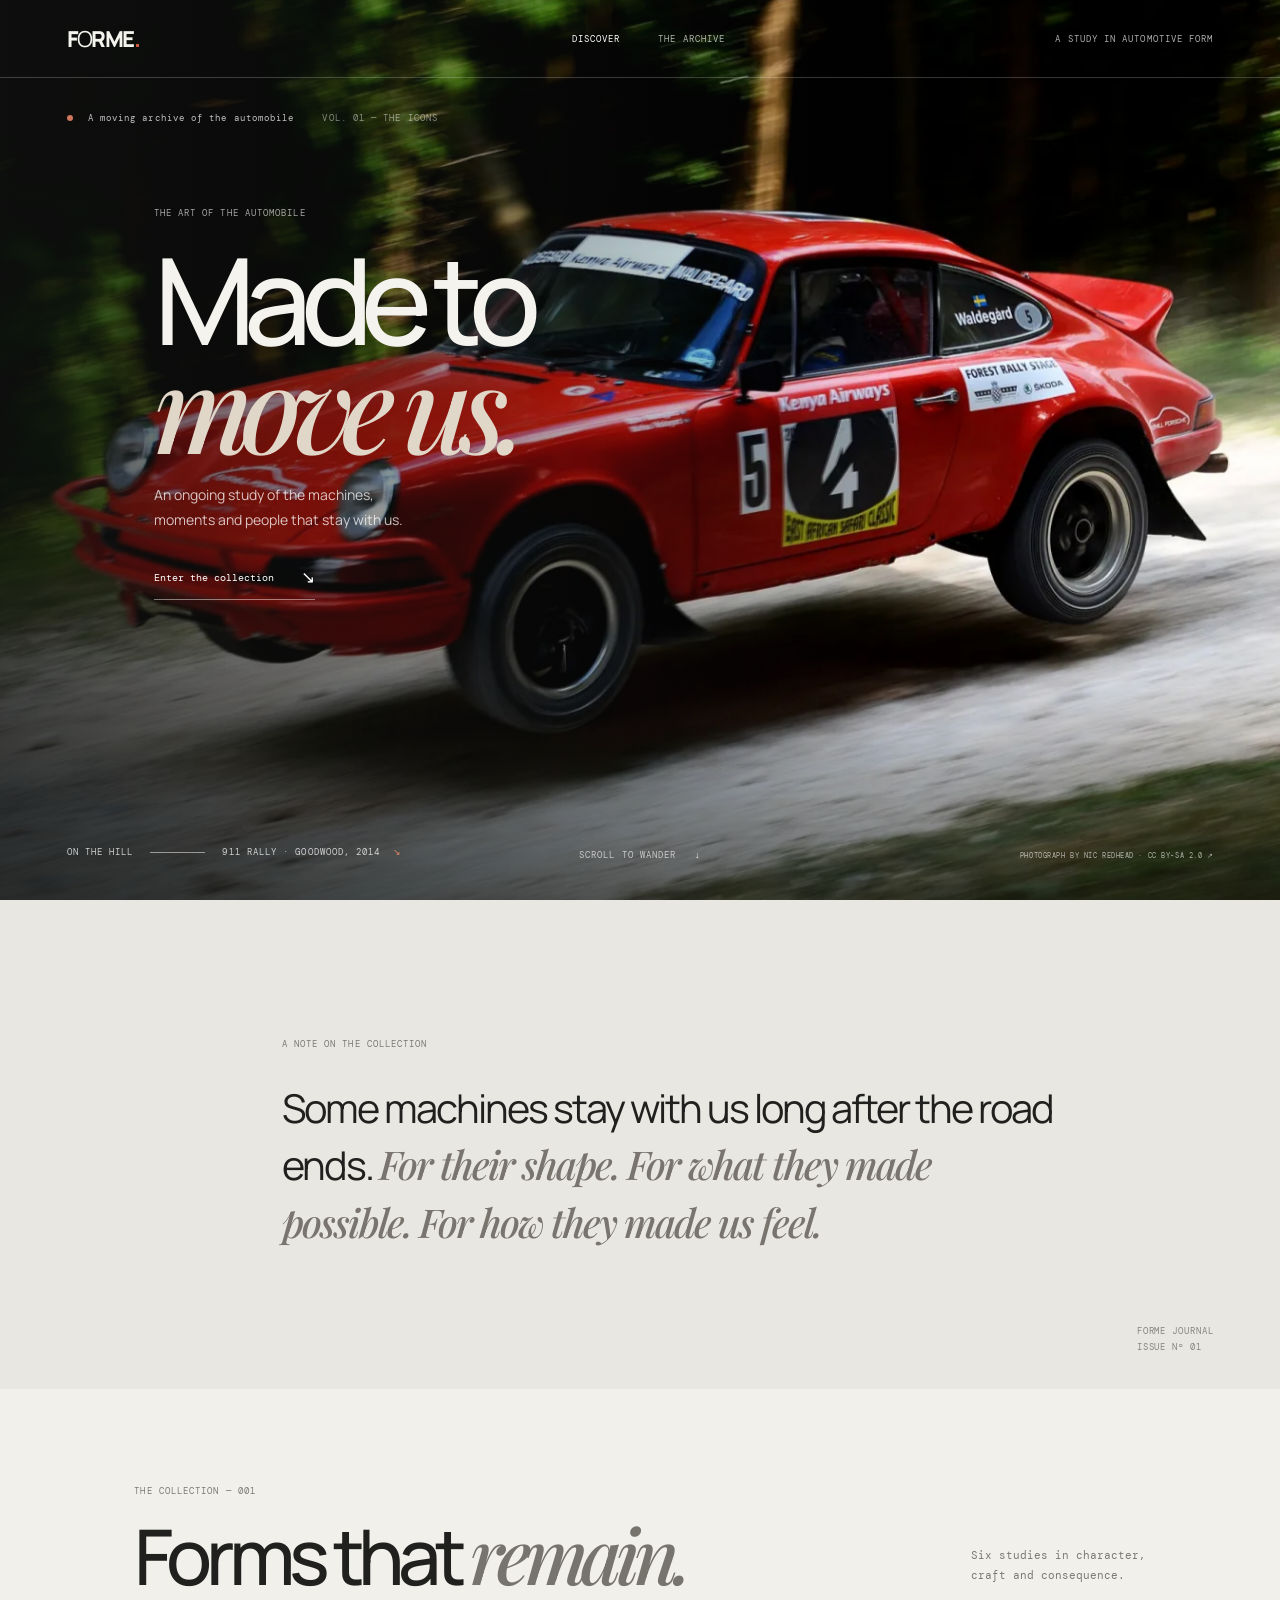
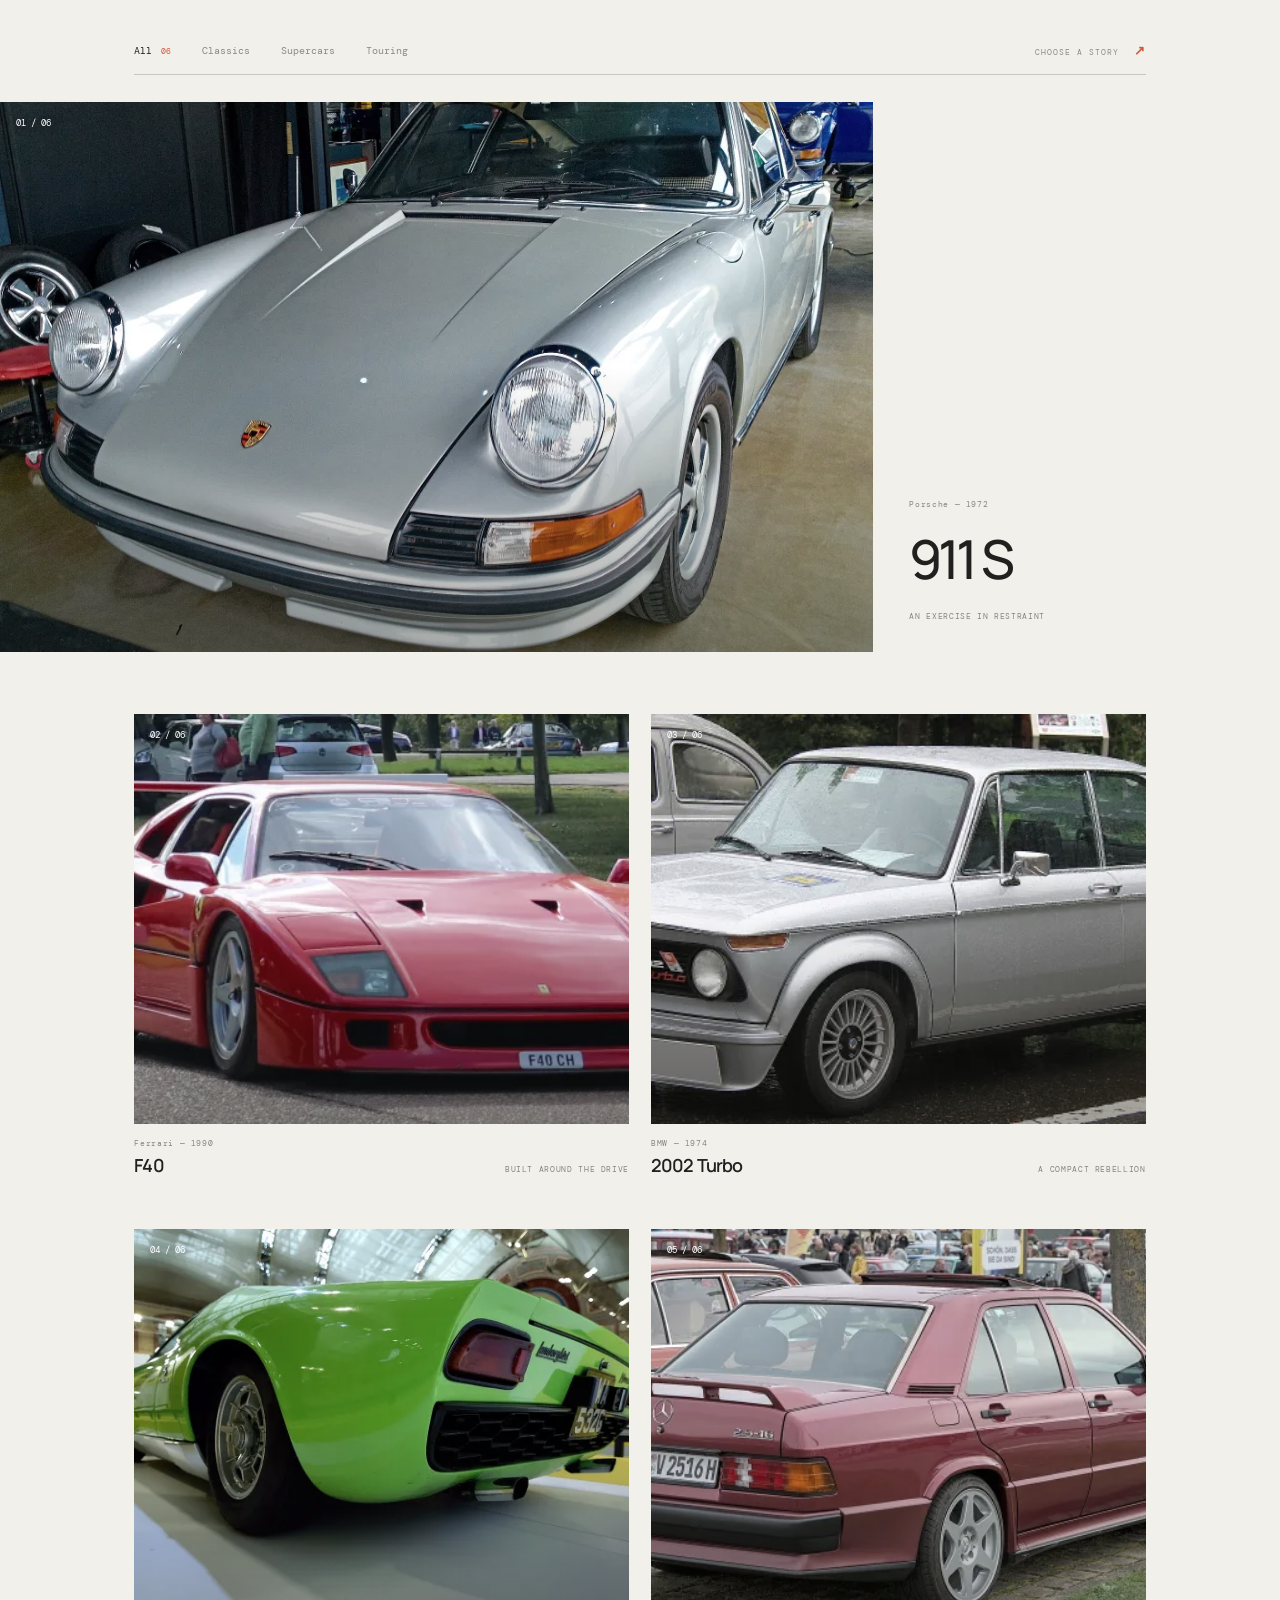
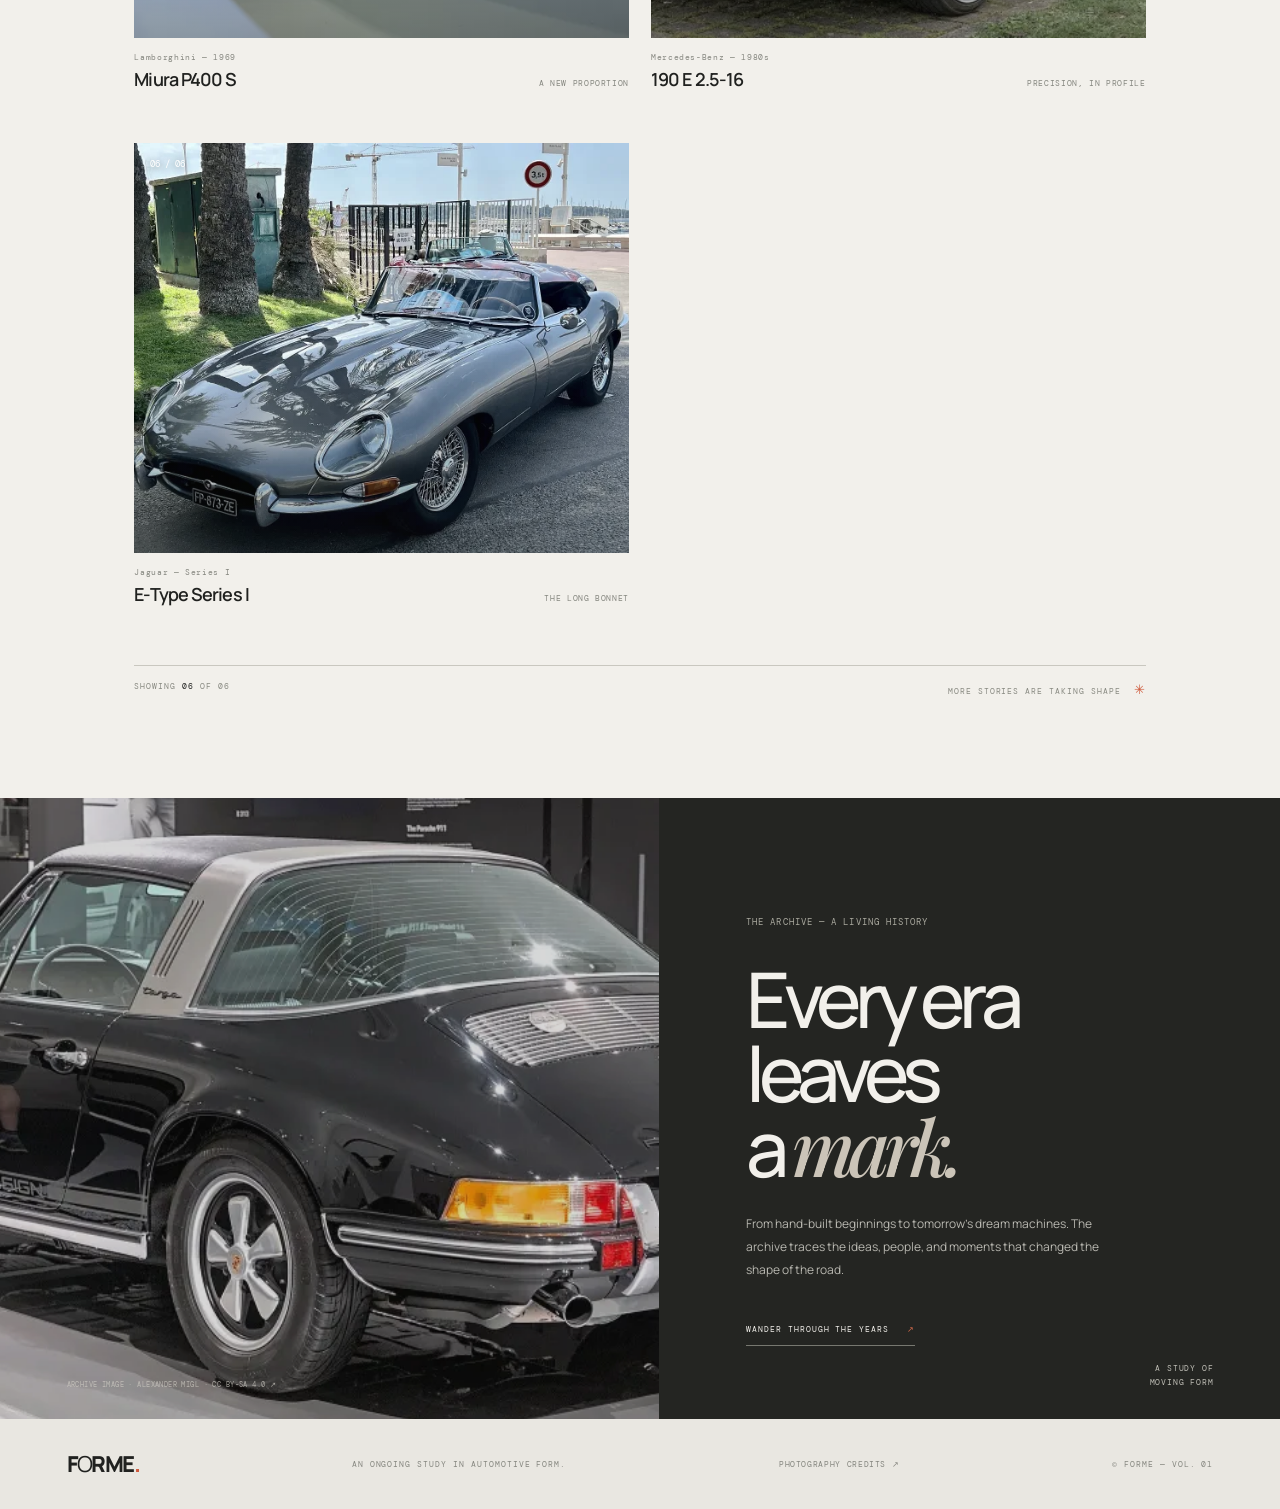
<file: index.html>
<!doctype html>
<html lang="en">
<head>
  <meta charset="UTF-8" />
  <meta name="viewport" content="width=device-width, initial-scale=1" />
  <meta name="theme-color" content="#1c201c" />
  <meta name="description" content="A moving archive of the cars that move us." />
  <title>FORME — The art of the automobile</title>
  <link rel="preload" as="image" href="./public/assets/photography/porsche-911-rally-1440.webp" imagesrcset="./public/assets/photography/porsche-911-rally-640.webp 640w, ./public/assets/photography/porsche-911-rally-960.webp 960w, ./public/assets/photography/porsche-911-rally-1440.webp 1440w" imagesizes="100vw" type="image/webp" fetchpriority="high" />
  <link rel="preconnect" href="https://fonts.googleapis.com" />
  <link rel="preconnect" href="https://fonts.gstatic.com" crossorigin />
  <link href="https://fonts.googleapis.com/css2?family=DM+Mono:wght@400;500&family=Manrope:wght@400;500;600;700;800&family=Playfair+Display:ital,wght@0,500;0,600;1,500;1,600&display=swap" rel="stylesheet" />
  <link rel="stylesheet" href="./src/styles.css" />
</head>
<body>
  <header class="topbar">
    <a class="wordmark" href="#home" aria-label="Forme home">F<span>O</span>RME<span class="wordmark-dot">.</span></a>
    <nav class="main-nav" aria-label="Main navigation">
      <a class="active" href="#discover">Discover</a><a href="#archive">The archive</a>
    </nav>
    <a class="edition-mark" href="#about">A STUDY IN AUTOMOTIVE FORM</a>
  </header>

  <main id="home">
    <section class="hero" aria-labelledby="hero-title">
      <picture class="hero-picture"><source type="image/webp" srcset="./public/assets/photography/porsche-911-rally-640.webp 640w, ./public/assets/photography/porsche-911-rally-960.webp 960w, ./public/assets/photography/porsche-911-rally-1440.webp 1440w" sizes="100vw"/><img class="hero-photo" src="./public/assets/photography/porsche-911-rally.jpg" width="1920" height="1293" alt="A red Porsche 911 rally car moving through a wooded stage" fetchpriority="high" /></picture>
      <div class="hero-shade"></div>
      <div class="hero-kicker"><span class="live-dot"></span> A moving archive of the automobile <span class="kicker-year">VOL. 01 — THE ICONS</span></div>
      <div class="hero-copy">
        <p class="eyebrow">THE ART OF THE AUTOMOBILE</p>
        <h1 id="hero-title">Made to<br /><em>move us.</em></h1>
        <p class="hero-deck">An ongoing study of the machines,<br />moments and people that stay with us.</p>
        <a class="round-link" href="#discover"><span>Enter the collection</span><b>↘</b></a>
      </div>
      <a class="hero-caption" href="#discover"><span>ON THE HILL</span><i></i><span>911 RALLY · GOODWOOD, 2014 <b>↘</b></span></a>
      <a class="hero-credit" href="https://commons.wikimedia.org/wiki/File:Porsche_911_Rallycar_(14574074995).jpg" target="_blank" rel="noreferrer">PHOTOGRAPH BY NIC REDHEAD · CC BY-SA 2.0 ↗</a>
      <div class="hero-scroll">SCROLL TO WANDER <span>↓</span></div>
    </section>

    <section class="intro" id="about">
      <span class="section-label">A NOTE ON THE COLLECTION</span>
      <p>Some machines stay with us long after the road ends. <em>For their shape. For what they made possible. For how they made us feel.</em></p>
      <span class="intro-aside">FORME JOURNAL<br />ISSUE Nº 01</span>
    </section>

    <section class="collection" id="discover">
      <div class="collection-head">
        <div><span class="section-label">THE COLLECTION — 001</span><h2>Forms that <em>remain.</em></h2></div>
        <p>Six studies in character,<br />craft and consequence.</p>
      </div>
      <div class="filters" role="group" aria-label="Filter collection">
        <button class="filter active" data-filter="All">All <span>06</span></button>
        <button class="filter" data-filter="Classic">Classics</button>
        <button class="filter" data-filter="Supercar">Supercars</button>
        <button class="filter" data-filter="Touring">Touring</button>
        <span class="filter-note">CHOOSE A STORY <b>↗</b></span>
      </div>
      <div class="car-grid" id="car-grid"></div>
      <div class="collection-footer"><span>SHOWING <b id="count">06</b> OF 06</span><span>MORE STORIES ARE TAKING SHAPE <b>✳</b></span></div>
    </section>

    <section class="archive-tease" id="archive">
      <picture class="archive-picture"><source type="image/webp" srcset="./public/assets/photography/porsche-911-s-targa-640.webp 640w, ./public/assets/photography/porsche-911-s-targa-960.webp 960w, ./public/assets/photography/porsche-911-s-targa-1440.webp 1440w" sizes="(max-width:760px) 100vw, 52vw"/><img class="archive-image" src="./public/assets/photography/porsche-911-s-targa.jpg" width="1920" height="951" alt="1972 Porsche 911 S 2.4 Targa in the Porsche museum" loading="lazy"/></picture><div class="archive-content"><span class="section-label">THE ARCHIVE — A LIVING HISTORY</span><h2>Every era leaves<br />a <em>mark.</em></h2><p>From hand-built beginnings to tomorrow's dream machines. The archive traces the ideas, people, and moments that changed the shape of the road.</p><a href="#discover" class="text-link">WANDER THROUGH THE YEARS <span>↗</span></a></div>
      <span class="archive-index">A STUDY OF<br />MOVING FORM</span>
      <a class="archive-credit" href="https://commons.wikimedia.org/wiki/File:Porsche_911_S_2.4_Targa_(1972,_Porsche_Classic)_1X7A0346.jpg" target="_blank" rel="noreferrer">ARCHIVE IMAGE · ALEXANDER MIGL · CC BY-SA 4.0 ↗</a>
    </section>
  </main>
  <footer><a class="wordmark" href="#home">F<span>O</span>RME<span class="wordmark-dot">.</span></a><span>AN ONGOING STUDY IN AUTOMOTIVE FORM.</span><a class="credits-link" href="./photography-credits.html">PHOTOGRAPHY CREDITS ↗</a><span>© FORME — VOL. 01</span></footer>

  <section class="story-view" id="story-view" aria-label="Vehicle story" aria-hidden="true" inert>
    <div class="story-hero"><picture class="story-picture"><source class="story-image-source" type="image/webp"/><img class="story-image" alt="" width="1920" height="1280"/></picture><a class="story-back" href="#discover"><span>←</span> BACK TO THE COLLECTION</a><span class="story-count"></span><div class="story-title"><span class="section-label"></span><h2></h2></div><a class="story-credit" target="_blank" rel="noreferrer"><span></span><b></b> ↗</a></div>
    <div class="story-body"><div class="story-index"><span class="section-label">THE FORME JOURNAL</span><span class="story-number"></span></div><article class="story-text"><p class="story-chapter"></p><p class="story-lead"></p><p class="story-detail"></p><figure class="story-detail-photo" hidden><picture><source type="image/webp"/><img alt="" width="1920" height="1280" loading="lazy"/></picture><figcaption></figcaption></figure><blockquote class="story-pullquote"></blockquote><div class="story-meta"></div></article></div>
    <div class="story-navigation"><button class="story-prev" type="button"><span>←</span><small>PREVIOUS FORM</small><span class="story-nav-image"><img alt="" width="640" height="420" loading="lazy"/></span><b></b></button><span class="story-nav-center">CONTINUE WANDERING</span><button class="story-next" type="button"><small>NEXT FORM</small><span class="story-nav-image"><img alt="" width="640" height="420" loading="lazy"/></span><b></b><span>→</span></button></div>
  </section>
  <script src="./src/app.js"></script>
</body>
</html>
</file>
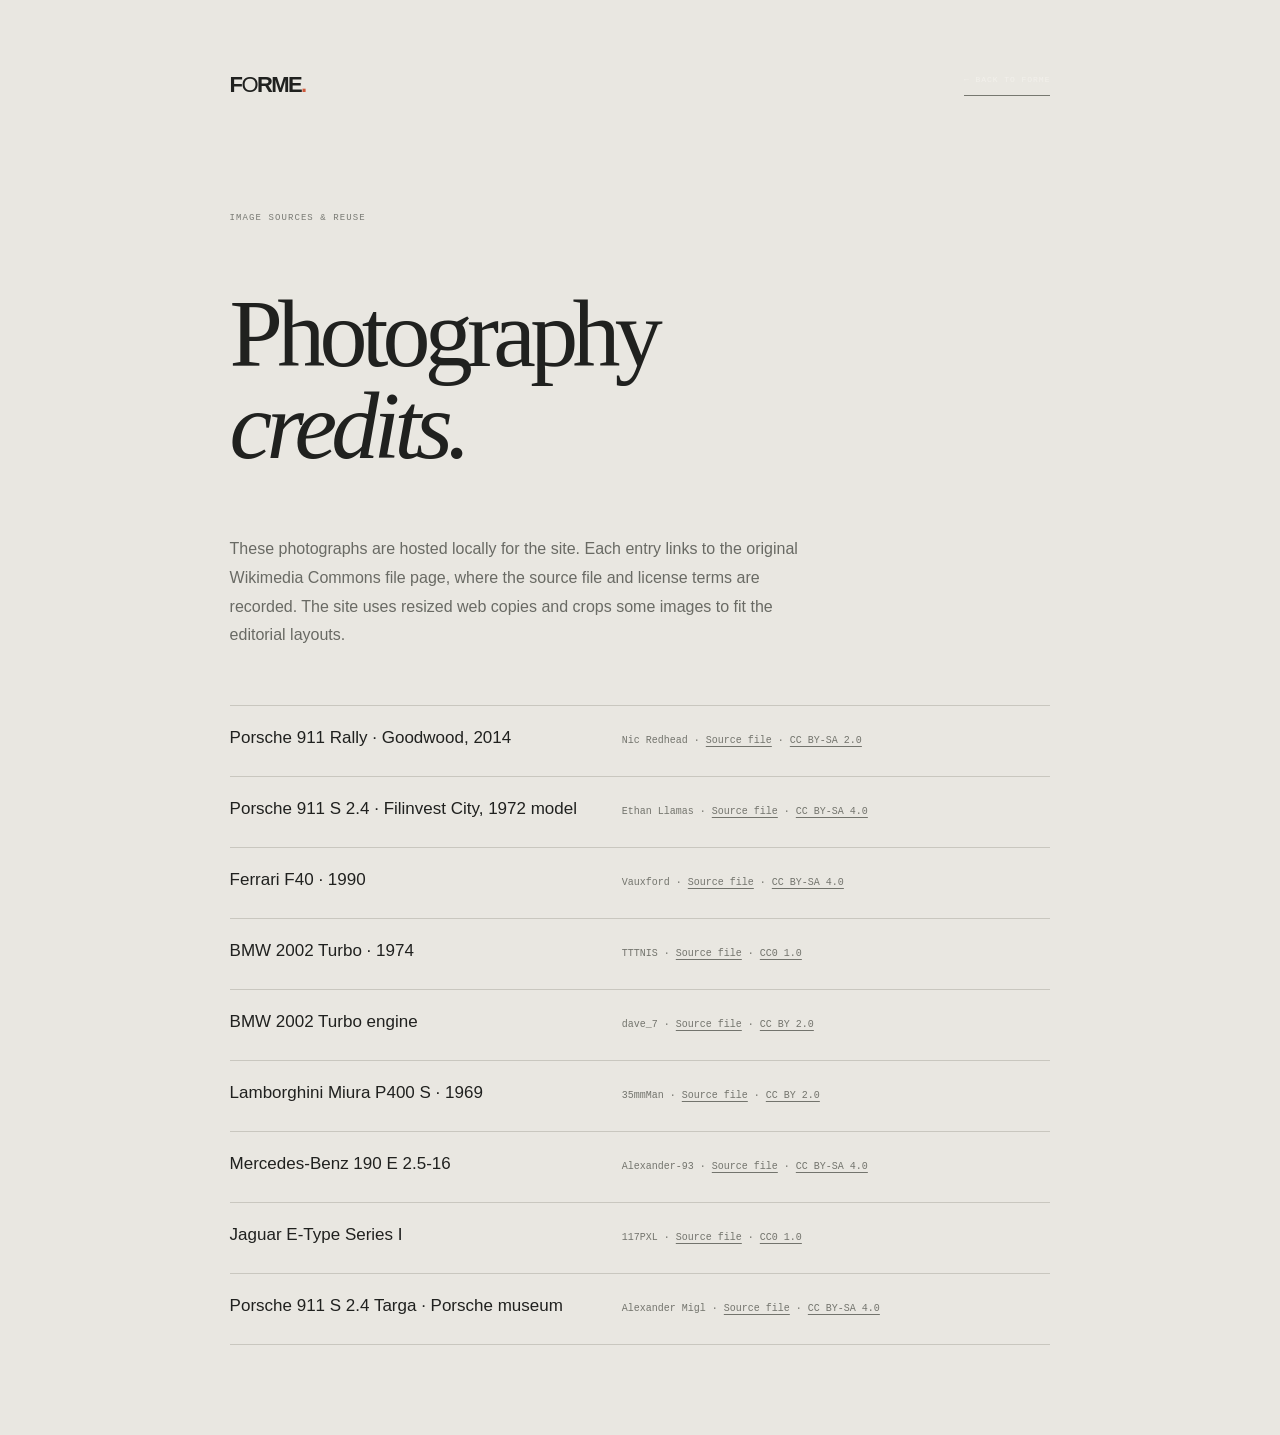
<file: photography-credits.html>
<!doctype html>
<html lang="en">
<head>
  <meta charset="UTF-8" />
  <meta name="viewport" content="width=device-width, initial-scale=1" />
  <meta name="theme-color" content="#e9e7e1" />
  <title>Photography credits — FORME</title>
  <link rel="stylesheet" href="./src/styles.css" />
  <style>
    .credits-page{max-width:1000px;margin:auto;padding:8vh 7vw 10vh}.credits-page header{display:flex;justify-content:space-between;align-items:center;margin-bottom:12vh}.credits-page h1{font:500 clamp(48px,8vw,96px)/.95 'Playfair Display',Georgia,serif;letter-spacing:-.06em}.credits-page>p{max-width:600px;color:#696a64;line-height:1.8}.credits-list{margin-top:55px;border-top:1px solid #c9c7bf}.credits-list article{display:grid;grid-template-columns:1fr 1.2fr;gap:35px;padding:22px 0;border-bottom:1px solid #c9c7bf}.credits-list h2{margin:0;font-size:17px;font-weight:500}.credits-list p{margin:4px 0;color:#73746d;font:10px/1.8 'DM Mono',monospace}.credits-list a{color:inherit;text-decoration-thickness:1px;text-underline-offset:3px}
    @media(max-width:620px){.credits-page{padding-top:5vh}.credits-page header{margin-bottom:8vh}.credits-list article{grid-template-columns:1fr;gap:8px}}
  </style>
</head>
<body>
  <main class="credits-page">
    <header><a class="wordmark" href="./index.html">F<span>O</span>RME<span class="wordmark-dot">.</span></a><a class="text-link" href="./index.html">← BACK TO FORME</a></header>
    <span class="section-label">IMAGE SOURCES &amp; REUSE</span>
    <h1>Photography<br /><em>credits.</em></h1>
    <p>These photographs are hosted locally for the site. Each entry links to the original Wikimedia Commons file page, where the source file and license terms are recorded. The site uses resized web copies and crops some images to fit the editorial layouts.</p>
    <section class="credits-list" aria-label="Photograph attributions">
      <article><h2>Porsche 911 Rally · Goodwood, 2014</h2><p>Nic Redhead · <a href="https://commons.wikimedia.org/wiki/File:Porsche_911_Rallycar_(14574074995).jpg">Source file</a> · <a href="https://creativecommons.org/licenses/by-sa/2.0/">CC BY-SA 2.0</a></p></article>
      <article><h2>Porsche 911 S 2.4 · Filinvest City, 1972 model</h2><p>Ethan Llamas · <a href="https://commons.wikimedia.org/wiki/File:1972_Porsche_911_2.4_S,_front_left,_05-18-2024.jpg">Source file</a> · <a href="https://creativecommons.org/licenses/by-sa/4.0/">CC BY-SA 4.0</a></p></article>
      <article><h2>Ferrari F40 · 1990</h2><p>Vauxford · <a href="https://commons.wikimedia.org/wiki/File:1990_Ferrari_F40_2.9_(1).jpg">Source file</a> · <a href="https://creativecommons.org/licenses/by-sa/4.0/">CC BY-SA 4.0</a></p></article>
      <article><h2>BMW 2002 Turbo · 1974</h2><p>TTTNIS · <a href="https://commons.wikimedia.org/wiki/File:1974_BMW_2002_Turbo.jpg">Source file</a> · <a href="https://creativecommons.org/publicdomain/zero/1.0/">CC0 1.0</a></p></article>
      <article><h2>BMW 2002 Turbo engine</h2><p>dave_7 · <a href="https://commons.wikimedia.org/wiki/File:BMW_2002_Turbo_engine_-_Flickr_-_dave_7.jpg">Source file</a> · <a href="https://creativecommons.org/licenses/by/2.0/">CC BY 2.0</a></p></article>
      <article><h2>Lamborghini Miura P400 S · 1969</h2><p>35mmMan · <a href="https://commons.wikimedia.org/wiki/File:Lamborghini_Miura_-_30701882556.jpg">Source file</a> · <a href="https://creativecommons.org/licenses/by/2.0/">CC BY 2.0</a></p></article>
      <article><h2>Mercedes-Benz 190 E 2.5-16</h2><p>Alexander-93 · <a href="https://commons.wikimedia.org/wiki/File:Mercedes-Benz_190_E_2.5-16_1X7A2549.jpg">Source file</a> · <a href="https://creativecommons.org/licenses/by-sa/4.0/">CC BY-SA 4.0</a></p></article>
      <article><h2>Jaguar E-Type Series I</h2><p>117PXL · <a href="https://commons.wikimedia.org/wiki/File:Jaguar_e-type.jpg">Source file</a> · <a href="https://creativecommons.org/publicdomain/zero/1.0/">CC0 1.0</a></p></article>
      <article><h2>Porsche 911 S 2.4 Targa · Porsche museum</h2><p>Alexander Migl · <a href="https://commons.wikimedia.org/wiki/File:Porsche_911_S_2.4_Targa_(1972,_Porsche_Classic)_1X7A0346.jpg">Source file</a> · <a href="https://creativecommons.org/licenses/by-sa/4.0/">CC BY-SA 4.0</a></p></article>
    </section>
  </main>
</body>
</html>
</file>
<file: src/styles.css>
:root {
  color-scheme: light;
  --paper: #e9e7e1;
  --chalk: #f2f0eb;
  --ink: #20211f;
  --muted: #797a74;
  --line: #c9c7bf;
  --accent: #cf5a3c;
  --mono: 'DM Mono', monospace;
  --sans: 'Manrope', sans-serif;
  --serif: 'Playfair Display', Georgia, serif;
}

* { box-sizing: border-box; }
html { scroll-behavior: smooth; scroll-padding-top: 32px; }
body { margin: 0; background: var(--paper); color: var(--ink); font-family: var(--sans); -webkit-font-smoothing: antialiased; }
a { color: inherit; }
button { font: inherit; }
.topbar { position: absolute; z-index: 4; top: 0; left: 0; width: 100%; height: 78px; padding: 0 5.2vw; display: flex; align-items: center; justify-content: space-between; color: #f5f3ee; border-bottom: 1px solid #ffffff35; }
.wordmark { color: inherit; text-decoration: none; font-size: 22px; font-weight: 800; letter-spacing: -1.6px; }
.wordmark > span:first-child { font-weight: 400; }
.wordmark-dot { color: var(--accent); }
.main-nav { display: flex; gap: 38px; margin-left: 8vw; }
.main-nav a, .edition-mark { color: #ffffffad; text-decoration: none; font: 9px var(--mono); letter-spacing: .12em; text-transform: uppercase; transition: color .25s ease; }
.main-nav a:hover, .edition-mark:hover { color: white; }
.main-nav a.active { color: white; }

.hero { position: relative; height: min(100svh, 960px); min-height: 710px; overflow: hidden; background: #181a18; color: #f5f3ee; }
.hero-photo, .hero-shade { position: absolute; inset: 0; }
.hero-picture { position:absolute; inset:0; }
.hero-photo { width: 100%; height: 100%; object-fit: cover; object-position: center 55%; transform: scale(1.025); animation: hero-arrive 1.5s cubic-bezier(.2,.7,.2,1) both; }
.hero-shade { background: linear-gradient(90deg, #121412b5 0%, #12141262 38%, transparent 70%), linear-gradient(0deg, #11131085 0%, transparent 25%); }
.hero-kicker, .eyebrow, .hero-caption, .hero-scroll, .section-label, .filter-note, .collection-footer, .text-link, footer > span { font: 9px var(--mono); letter-spacing: .12em; }
.hero-kicker { position: absolute; top: 112px; left: 5.2vw; color: #ffffffbf; }
.live-dot { display: inline-block; width: 6px; height: 6px; margin-right: 9px; border-radius: 50%; background: #cf765c; }
.kicker-year { margin-left: 22px; color: #ffffff7d; }
.hero-copy { position: absolute; top: 22%; left: 12vw; }
.eyebrow { color: #ffffffa1; }
.hero h1 { margin: 28px 0 23px; font-size: clamp(70px, 9.4vw, 146px); font-weight: 500; line-height: .87; letter-spacing: -.095em; }
.hero h1 em, .intro em, .collection h2 em, .archive-content h2 em { font-family: var(--serif); font-weight: 500; }
.hero h1 em { color: #e1d7c8; }
.hero-deck { margin: 0 0 34px; color: #ffffffbf; font-size: 14px; line-height: 1.75; }
.round-link { display: flex; width: max-content; gap: 27px; align-items: center; border-bottom: 1px solid #ffffff73; padding: 0 0 11px; color: white; text-decoration: none; font: 10px var(--mono); }
.round-link b { font-size: 17px; font-weight: 400; transition: transform .25s ease; }
.round-link:hover b { transform: translate(3px, 3px); }
.hero-caption { position: absolute; bottom: 42px; left: 5.2vw; display: flex; align-items: center; gap: 17px; color: #ffffffc2; text-decoration: none; }
.hero-caption i { width: 55px; height: 1px; background: #ffffff80; }
.hero-caption b { padding-left: 6px; color: #e6876a; font-weight: 400; }
.hero-credit { position:absolute; z-index:2; right:5.2vw; bottom:40px; color:#ffffffa0; text-decoration:none; font:7px var(--mono); letter-spacing:.08em; }
.hero-credit:hover,.archive-credit:hover,.story-credit:hover { color:#fff; }
.hero-scroll { position: absolute; bottom: 39px; left: 50%; color: #ffffffa9; transform: translateX(-50%); }
.hero-scroll span { margin-left: 12px; color: white; }

.intro { position: relative; padding: 130px 17vw 138px 22vw; }
.section-label { color: var(--muted); }
.intro > p { max-width: 840px; margin: 28px 0 0; font-size: clamp(26px, 3.1vw, 44px); line-height: 1.42; letter-spacing: -.05em; }
.intro em { color: #79756e; }
.intro-aside { position: absolute; right: 5.2vw; bottom: 34px; color: #85857e; font: 9px/1.8 var(--mono); letter-spacing: .1em; }

.collection { padding: 88px 10.5vw 100px; background: var(--chalk); }
.collection-head { display: flex; justify-content: space-between; align-items: end; }
.collection h2, .archive-content h2 { margin: 18px 0 0; font-size: clamp(48px, 6vw, 82px); font-weight: 500; line-height: .96; letter-spacing: -.08em; }
.collection h2 em { color: #77736d; }
.collection-head > p { margin: 0 0 7px; color: var(--muted); font: 11px/1.8 var(--mono); }
.filters { display: flex; align-items: center; gap: 31px; overflow-x: auto; margin: 49px 0 27px; border-bottom: 1px solid var(--line); padding-bottom: 15px; scrollbar-width: none; }
.filters::-webkit-scrollbar { display: none; }
.filter { flex: none; border: 0; padding: 0; background: transparent; color: #898a83; cursor: pointer; font: 10px var(--mono); transition: color .2s ease; }
.filter.active, .filter:hover { color: var(--ink); }
.filter:focus-visible, .car-card:focus-visible, .story-navigation button:focus-visible, a:focus-visible { outline: 2px solid var(--accent); outline-offset: 4px; }
.filter > span { margin-left: 3px; color: var(--accent); font-size: 8px; }
.filter-note { margin-left: auto; color: #8b8c86; white-space: nowrap; font-size: 8px; }
.filter-note b { margin-left: 9px; color: var(--accent); font-size: 13px; }
.car-grid { display: grid; grid-template-columns: repeat(2, minmax(0, 1fr)); gap: 52px 22px; align-items: start; }
.car-card { display: block; min-width: 0; border: 0; padding: 0; background: transparent; color: inherit; cursor: pointer; text-align: left; animation: card-arrive .45s ease both; }
.car-card-feature { display: grid; grid-column: 1 / -1; grid-template-columns: 1.7fr .72fr; align-items: end; gap: 36px; margin-bottom: 10px; }
.car-image { position: relative; display: block; height: clamp(230px, 32vw, 440px); overflow: hidden; background: #d7d4cc; }
.car-card-feature .car-image { height: clamp(340px, 43vw, 580px); }
.car-image picture { display:block; width:100%; height:100%; }
.car-image::after { position: absolute; inset: 48% 0 0; background: linear-gradient(0deg, #10120d5e, transparent); content: ''; pointer-events: none; }
.car-image img { display:block; width: 100%; height: 100%; object-fit: cover; filter: saturate(.78); transition: transform .9s cubic-bezier(.2,.7,.2,1), filter .6s ease; }
.car-card:hover .car-image img, .car-card:focus-visible .car-image img { transform: scale(1.045); filter: saturate(.98); }
.card-index { position: absolute; z-index: 1; top: 15px; left: 16px; color: white; font: 9px var(--mono); text-shadow: 0 1px 8px #0008; }
.card-arrow { position: absolute; z-index: 1; right: 16px; bottom: 16px; display: grid; width: 34px; height: 34px; place-items: center; border-radius: 50%; background: var(--chalk); color: var(--ink); font-size: 16px; opacity: 0; transform: translateY(5px); transition: opacity .25s ease, transform .25s ease; }
.car-card:hover .card-arrow, .car-card:focus-visible .card-arrow { opacity: 1; transform: translateY(0); }
.car-info { display: flex; justify-content: space-between; align-items: end; gap: 15px; padding-top: 14px; }
.car-name { display: flex; flex-direction: column; gap: 5px; }
.car-maker, .car-tag { color: #85867f; font: 8px var(--mono); letter-spacing: .08em; }
.car-name strong { font-size: 18px; font-weight: 600; letter-spacing: -.05em; }
.car-tag { max-width: 48%; padding-bottom: 3px; text-align: right; }
.car-card-feature .car-info { display: block; padding: 0 4vw 28px 0; }
.car-card-feature .car-name strong { margin-top: 8px; font-size: clamp(34px, 4.2vw, 58px); font-weight: 500; letter-spacing: -.075em; }
.car-card-feature .car-tag { display: block; max-width: none; margin-top: 16px; text-align: left; }
.car-card-feature { margin-right:-10.5vw; margin-left:-10.5vw; grid-template-columns:minmax(0, 1.65fr) minmax(250px, .7fr); }
.car-card-feature .car-info { padding-right:10.5vw; }
.collection-footer { display: flex; justify-content: space-between; margin-top: 59px; border-top: 1px solid var(--line); padding-top: 15px; color: #888981; font-size: 8px; }
.collection-footer b { color: var(--ink); font-weight: 400; }
.collection-footer span:last-child b { margin-left: 7px; color: var(--accent); font-size: 13px; }

.archive-tease { position: relative; display: grid; min-height: 590px; grid-template-columns: 1.03fr .97fr; overflow: hidden; background: #242522; color: var(--chalk); }
.archive-image { display:block; width:100%; height:100%; min-height:520px; object-fit:cover; object-position:center 55%; opacity:.82; }
.archive-picture { position:relative; display:block; height:100%; min-height:520px; overflow:hidden; }
.archive-image { transform:scale(1.035); }
.archive-content { padding: 110px 12% 82px 14%; }
.archive-content .section-label { color: #aaa99f; }
.archive-content h2 { margin: 32px 0 28px; font-size: clamp(55px, 6vw, 86px); }
.archive-content h2 em { color: #cbc4b8; }
.archive-content > p { max-width: 370px; margin: 0 0 34px; color: #b8b7b0; font-size: 12px; line-height: 1.9; }
.text-link { border-bottom: 1px solid #777870; padding-bottom: 11px; color: var(--chalk); text-decoration: none; font-size: 8px; }
.text-link span { margin-left: 12px; color: #d76b4c; }
.archive-index { position: absolute; right: 5.2vw; bottom: 30px; color: #c0bfb7; font: 8px/1.8 var(--mono); letter-spacing: .1em; text-align: right; }
.archive-credit { position:absolute; left:5.2vw; bottom:30px; z-index:1; color:#d0cec5b5; text-decoration:none; font:7px var(--mono); letter-spacing:.06em; }
footer { display: flex; height: 90px; align-items: center; justify-content: space-between; padding: 0 5.2vw; color: #85867f; }
footer .wordmark { color: var(--ink); }
footer > span { font-size: 8px; }
.credits-link { color:#85867f; text-decoration:none; font:8px var(--mono); letter-spacing:.08em; }
.credits-link:hover { color:var(--ink); }

.story-view { position: fixed; z-index: 8; inset: 0; overflow-y: auto; background: var(--paper); opacity: 0; visibility: hidden; pointer-events: none; transform: translateY(12px); transition: opacity .45s ease, transform .65s cubic-bezier(.2,.7,.2,1), visibility .45s; }
.story-view.is-visible { opacity: 1; visibility: visible; pointer-events: auto; transform: translateY(0); }
.story-hero { position: relative; height: min(79svh, 850px); min-height: 530px; overflow: hidden; background: #1d201c; color: #f5f3ee; }
.story-picture { position:absolute; inset:0; }
.story-hero::after { position: absolute; inset: 48% 0 0; background: linear-gradient(0deg, #10120da8, transparent); content: ''; pointer-events: none; }
.story-image { position: absolute; inset: 0; width: 100%; height: 100%; object-fit: cover; object-position: center 55%; animation: image-arrive .9s cubic-bezier(.2,.7,.2,1) both; }
.story-back { position: absolute; z-index: 2; top: 34px; left: 5.2vw; display: flex; align-items: center; gap: 11px; color: #ffffffd1; text-decoration: none; font: 9px var(--mono); letter-spacing: .12em; }
.story-back span { color: #e08b70; font-size: 16px; }
.story-count { position: absolute; z-index: 2; top: 36px; right: 5.2vw; color: #ffffffd1; font: 9px var(--mono); }
.story-title { position: absolute; z-index: 2; bottom: 70px; left: 12vw; }
.story-title .section-label { color: #ffffffb5; }
.story-title h2 { margin: 16px 0 0; font-size: clamp(70px, 12vw, 170px); font-weight: 500; line-height: .87; letter-spacing: -.065em; }
.story-title h2 br { display:none; }
.story-credit { position:absolute; z-index:2; right:5.2vw; bottom:35px; color:#ffffffb8; text-decoration:none; font:8px var(--mono); letter-spacing:.08em; }
.story-credit b { font-weight:400; color:#fff; }
.story-body { display: grid; grid-template-columns: .8fr 1.2fr; gap: 8vw; padding: 100px 18vw 110px 22vw; }
.story-index { display: flex; flex-direction: column; gap: 26px; }
.story-number, .story-meta { color: #83847d; font: 9px var(--mono); letter-spacing: .1em; }
.story-text { max-width: 650px; }
.story-lead { margin: 0 0 28px; font-size: clamp(28px, 3.3vw, 46px); line-height: 1.36; letter-spacing: -.055em; }
.story-detail { max-width: 600px; color: #6c6d67; font-size: 14px; line-height: 1.9; }
.story-detail-photo { margin:36px 0 0; }
.story-detail-photo[hidden] { display:none; }
.story-detail-photo img { display:block; width:100%; max-height:460px; object-fit:cover; }
.story-detail-photo figcaption { display:flex; justify-content:space-between; gap:18px; padding-top:10px; color:#797a74; font:8px/1.6 var(--mono); }
.story-detail-photo a { flex:none; color:inherit; text-decoration:none; }
.story-meta { margin-top: 35px; }
.story-navigation { display: flex; min-height: 135px; align-items: center; justify-content: space-between; gap: 20px; border-top: 1px solid var(--line); padding: 22px 10.5vw; }
.story-navigation button { display: flex; min-width: 220px; flex-direction: column; gap: 7px; border: 0; padding: 0; background: none; color: var(--ink); cursor: pointer; text-align: left; }
.story-navigation button span { color: var(--accent); font-size: 18px; }
.story-navigation button small, .story-nav-center { color: #81827c; font: 8px var(--mono); letter-spacing: .1em; }
.story-navigation button b { font-size: 15px; font-weight: 500; }
.story-navigation .story-next { align-items: flex-end; text-align: right; }
.story-nav-center { text-align: center; }
.story-nav-image { position:absolute; z-index:-1; right:0; bottom:calc(100% + 14px); width:0; height:0; overflow:hidden; background:#20211f; opacity:0; transform:translateY(8px); transition:opacity .25s ease,transform .35s ease; }
.story-prev .story-nav-image { right:auto; left:0; }
.story-nav-image img { display:block; width:100%; height:100%; object-fit:cover; }
.story-navigation button { position:relative; isolation:isolate; }
.story-navigation button:hover,.story-navigation button:focus-visible { z-index:2; width:min(340px,42vw); align-items:center; transition:width .35s cubic-bezier(.2,.7,.2,1); }
.story-navigation .story-prev:hover,.story-navigation .story-prev:focus-visible { display:grid; grid-template-columns:18px 1fr 110px; grid-template-rows:auto auto; }
.story-navigation .story-prev:hover >span:first-child,.story-navigation .story-prev:focus-visible >span:first-child { grid-column:1; grid-row:1 / 3; }
.story-navigation .story-prev:hover >small,.story-navigation .story-prev:focus-visible >small { grid-column:2; grid-row:1; }
.story-navigation .story-prev:hover .story-nav-image,.story-navigation .story-prev:focus-visible .story-nav-image { position:relative; inset:auto; display:block; grid-column:3; grid-row:1 / 3; width:110px; height:72px; opacity:1; transform:none; }
.story-navigation .story-prev:hover >b,.story-navigation .story-prev:focus-visible >b { grid-column:2; grid-row:2; }
.story-navigation .story-next:hover,.story-navigation .story-next:focus-visible { display:grid; grid-template-columns:1fr 110px 18px; grid-template-rows:auto auto; }
.story-navigation .story-next:hover >small,.story-navigation .story-next:focus-visible >small { grid-column:1; grid-row:1; }
.story-navigation .story-next:hover .story-nav-image,.story-navigation .story-next:focus-visible .story-nav-image { position:relative; inset:auto; display:block; grid-column:2; grid-row:1 / 3; width:110px; height:72px; opacity:1; transform:none; }
.story-navigation .story-next:hover >b,.story-navigation .story-next:focus-visible >b { grid-column:1; grid-row:2; }
.story-navigation .story-next:hover >span:last-child,.story-navigation .story-next:focus-visible >span:last-child { grid-column:3; grid-row:1 / 3; }
.story-navigation button:hover b,.story-navigation button:focus-visible b { text-decoration:underline; text-decoration-color:var(--accent); text-underline-offset:5px; }
.story-chapter { margin:0 0 24px; color:#9a5846; font:9px var(--mono); letter-spacing:.14em; }
.story-pullquote { max-width:540px; margin:52px 0 0 -5vw; padding-left:24px; border-left:1px solid var(--accent); color:#4c4b45; font:italic clamp(24px,3vw,40px)/1.28 var(--serif); }
.story-view[data-layout="close-study"] .story-hero { height:min(68svh,720px); }
.story-view[data-layout="close-study"] .story-title { left:20vw; bottom:56px; }
.story-view[data-layout="close-study"] .story-body { padding-left:28vw; grid-template-columns:.55fr 1.45fr; }
.story-view[data-layout="wide-open"] .story-hero { height:92svh; max-height:1000px; }
.story-view[data-layout="wide-open"] .story-image { object-position:center 62%; }
.story-view[data-layout="wide-open"] .story-title { left:8vw; bottom:80px; }
.story-view[data-layout="wide-open"] .story-title h2 { font-size:clamp(100px,18vw,250px); }
.story-view[data-layout="mechanical"] .story-hero { height:74svh; }
.story-view[data-layout="mechanical"] .story-title { left:16vw; }
.story-view[data-layout="mechanical"] .story-detail-photo { width:130%; margin-left:-18%; }
.story-view[data-layout="mechanical"] .story-pullquote { margin-left:-11vw; }
.story-view[data-layout="sculptural"] .story-hero { height:100svh; max-height:1100px; }
.story-view[data-layout="sculptural"] .story-image { object-position:center 60%; }
.story-view[data-layout="sculptural"] .story-title { right:9vw; left:auto; bottom:11vh; max-width:75vw; text-align:right; }
.story-view[data-layout="sculptural"] .story-title h2 { font-size:clamp(88px,12.8vw,184px); }
.story-view[data-layout="sculptural"] .story-body { grid-template-columns:1.2fr .8fr; padding-left:14vw; padding-right:20vw; }
.story-view[data-layout="sculptural"] .story-index { grid-column:2; grid-row:1; }
.story-view[data-layout="sculptural"] .story-text { grid-column:1; grid-row:1; }
.story-view[data-layout="touring"] .story-hero { height:68svh; }
.story-view[data-layout="touring"] .story-title { left:9vw; bottom:62px; }
.story-view[data-layout="touring"] .story-body { grid-template-columns:1.1fr .9fr; padding-left:14vw; padding-right:20vw; }
.story-view[data-layout="long-line"] .story-hero { height:84svh; }
.story-view[data-layout="long-line"] .story-title { left:7vw; bottom:8vh; }
.story-body,.story-navigation { opacity:1; transform:none; }
body.story-open { overflow: hidden; }
::view-transition-old(root) { animation: view-out .24s ease both; }
::view-transition-new(root) { animation: view-in .42s cubic-bezier(.2,.7,.2,1) both; }

@keyframes hero-arrive { from { transform: scale(1.07); filter: brightness(.65); } to { transform: scale(1.025); filter: brightness(1); } }
@keyframes card-arrive { from { opacity: 0; transform: translateY(10px); } to { opacity: 1; transform: translateY(0); } }
@keyframes image-arrive { from { transform: scale(1.035); filter: brightness(.72); } to { transform: scale(1); filter: brightness(1); } }
@keyframes archive-drift { from { transform:scale(1.035) translateY(-1.5%); } to { transform:scale(1.035) translateY(1.5%); } }
@keyframes view-out { to { opacity: 0; transform: translateY(-6px); } }
@keyframes view-in { from { opacity: 0; transform: translateY(8px); } to { opacity: 1; transform: translateY(0); } }

@media (max-width: 760px) {
  .topbar { height: 65px; padding: 0 6vw; }
  .wordmark { font-size: 20px; }
  .main-nav { gap: 20px; margin: 0; }
  .main-nav a, .edition-mark { font-size: 8px; }
  .edition-mark { display: none; }
  .hero { height: 91svh; min-height: 630px; max-height: 850px; }
  .hero-photo { object-position: 61% center; }
  .hero-shade { background: linear-gradient(90deg, #121412b2 0%, #1214124e 54%, transparent 100%), linear-gradient(0deg, #1113109c, transparent 37%); }
  .hero-kicker { top: 91px; left: 6vw; font-size: 8px; }
  .kicker-year { display: none; }
  .hero-copy { top: 29%; left: 8vw; }
  .hero h1 { font-size: clamp(68px, 14vw, 102px); }
  .hero-deck { font-size: 12px; }
  .hero-caption { bottom: 32px; left: 6vw; gap: 9px; font-size: 7px; }
  .hero-caption i { width: 24px; }
  .hero-credit { right:6vw; bottom:57px; width:58vw; max-width:none; text-align:right; font-size:6px; line-height:1.5; }
  .hero-scroll { display: none; }
  .intro { padding: 87px 9vw 105px; }
  .intro > p { margin-top: 22px; font-size: 29px; }
  .intro-aside { right: 9vw; bottom: 25px; font-size: 7px; }
  .collection { padding: 70px 7vw 76px; }
  .collection-head > p { display: none; }
  .collection h2 { font-size: clamp(45px, 11vw, 66px); }
  .collection h2 em { display:block; }
  .filters { gap: 23px; margin-top: 37px; }
  .filter-note { display: none; }
  .car-grid { grid-template-columns: repeat(2, minmax(0, 1fr)); gap: 31px 12px; }
  .car-card-feature { display: block; grid-column: 1 / -1; margin-bottom: 0; }
  .car-card-feature { margin-right:-7vw; margin-left:-7vw; }
  .car-card-feature .car-image { height: 63vw; max-height: 420px; }
  .car-card-feature .car-info { display: flex; padding: 14px 0 0; }
  .car-card-feature .car-info { padding-right:7vw; padding-left:7vw; }
  .car-card-feature .car-name strong { font-size: 24px; }
  .car-card-feature .car-tag { max-width: 45%; margin: 0; text-align: right; }
  .car-image { height: clamp(145px, 36vw, 260px); }
  .car-name strong { font-size: 13px; }
  .car-maker, .car-tag { font-size: 7px; }
  .car-info { align-items: flex-start; gap: 8px; }
  .car-tag { max-width: 42%; font-size: 6px; }
  .card-arrow { width: 28px; height: 28px; opacity: 1; transform: none; }
  .collection-footer { margin-top: 42px; font-size: 7px; }
  .collection-footer span:last-child { text-align: right; }
  .archive-tease { grid-template-columns: 1fr; }
  .archive-image { height: 68vw; min-height:300px; max-height:390px; }
  .archive-picture { height:68vw; min-height:300px; max-height:390px; }
  .archive-content { padding: 63px 9vw 84px; }
  .archive-content h2 { font-size: 65px; }
  .archive-index { right: 9vw; bottom: 22px; font-size: 7px; }
  footer { height: 76px; padding: 0 6vw; }
  footer > span { font-size: 6px; }
  footer > span:nth-child(2) { display: none; }
  .story-hero { height: 73svh; min-height: 520px; }
  .story-view[data-layout="wide-open"] .story-hero { height:86svh; }
  .story-view[data-layout="sculptural"] .story-hero { height:88svh; }
  .story-view[data-layout="long-line"] .story-hero { height:76svh; }
  .story-image { object-position: 59% center; }
  .story-back { top: 24px; left: 6vw; font-size: 8px; }
  .story-count { top: 26px; right: 6vw; font-size: 8px; }
  .story-title { bottom: 49px; left: 8vw; }
  .story-title h2 { font-size: clamp(56px, 14vw, 92px); letter-spacing:-.055em; }
  .story-view[data-layout="close-study"] .story-title { left:8vw; bottom:52px; }
  .story-view[data-layout="wide-open"] .story-title { left:7vw; bottom:72px; }
  .story-view[data-layout="wide-open"] .story-title h2 { font-size:clamp(86px,20vw,150px); }
  .story-view[data-layout="sculptural"] .story-title { right:7vw; bottom:15vh; width:87vw; max-width:none; }
  .story-view[data-layout="sculptural"] .story-title h2 { font-size:clamp(44px,11vw,64px); line-height:.9; letter-spacing:-.055em; text-wrap:balance; }
  .story-view[data-layout="sculptural"] .story-title h2 br { display:block; }
  .story-view[data-layout="mechanical"] .story-title { left:8vw; }
  .story-view[data-layout="mechanical"] .story-title h2 { font-size:clamp(56px,14vw,84px); }
  .story-view[data-layout="touring"] .story-title h2 { font-size:clamp(48px,12vw,76px); }
  .story-view[data-layout="long-line"] .story-title h2 { font-size:clamp(48px,12vw,76px); }
  .story-credit { right:6vw; bottom:22px; width:58vw; max-width:none; text-align:right; font-size:6px; line-height:1.5; }
  .story-body { grid-template-columns: 1fr; gap: 23px; padding: 58px 9vw 68px; }
  .story-view[data-layout="sculptural"] .story-body,.story-view[data-layout="touring"] .story-body,.story-view[data-layout="close-study"] .story-body { grid-template-columns:1fr; padding:58px 9vw 68px; }
  .story-view[data-layout="sculptural"] .story-index,.story-view[data-layout="sculptural"] .story-text { grid-column:auto; grid-row:auto; }
  .story-index { flex-direction: row; justify-content: space-between; }
  .story-lead { font-size: 29px; }
  .story-detail { font-size: 13px; }
  .story-detail-photo figcaption { flex-direction:column; gap:4px; }
  .story-view[data-layout="mechanical"] .story-detail-photo { width:118%; margin-left:-9%; }
  .story-pullquote { margin:38px 0 0; padding-left:17px; }
  .story-navigation { min-height: 110px; gap: 8px; padding: 20px 7vw; }
  .story-navigation button { min-width: 0; max-width: 42%; }
  .story-navigation button b { font-size: 12px; }
  .story-nav-center { display: none; }
  .story-nav-image,.story-navigation button:hover .story-nav-image,.story-navigation button:focus-visible .story-nav-image { display:none; }
}

@media (prefers-reduced-motion: no-preference) {
  ::view-transition-group(automotive-image) { animation-duration:.8s; }
  ::view-transition-old(automotive-image) { animation:photo-out .8s cubic-bezier(.2,.7,.2,1) both; }
  ::view-transition-new(automotive-image) { animation:photo-in .8s cubic-bezier(.2,.7,.2,1) both; }
}
@supports (animation-timeline:view()) {
  .archive-image { animation:archive-drift linear both; animation-timeline:view(); animation-range:contain 0% contain 100%; }
  .intro,.collection-head,.archive-tease { animation:editorial-reveal linear both; animation-timeline:view(); animation-range:entry 0% entry 35%; }
}
@keyframes editorial-reveal { from { opacity:0; transform:translateY(16px); } to { opacity:1; transform:translateY(0); } }
@keyframes photo-out { to { opacity:0; transform:scale(.985); } }
@keyframes photo-in { from { opacity:0; transform:scale(1.025); } to { opacity:1; transform:scale(1); } }

@media (prefers-reduced-motion: reduce) {
  *, *::before, *::after { scroll-behavior: auto !important; animation-duration: .01ms !important; animation-iteration-count: 1 !important; transition-duration: .01ms !important; }
}
</file>
